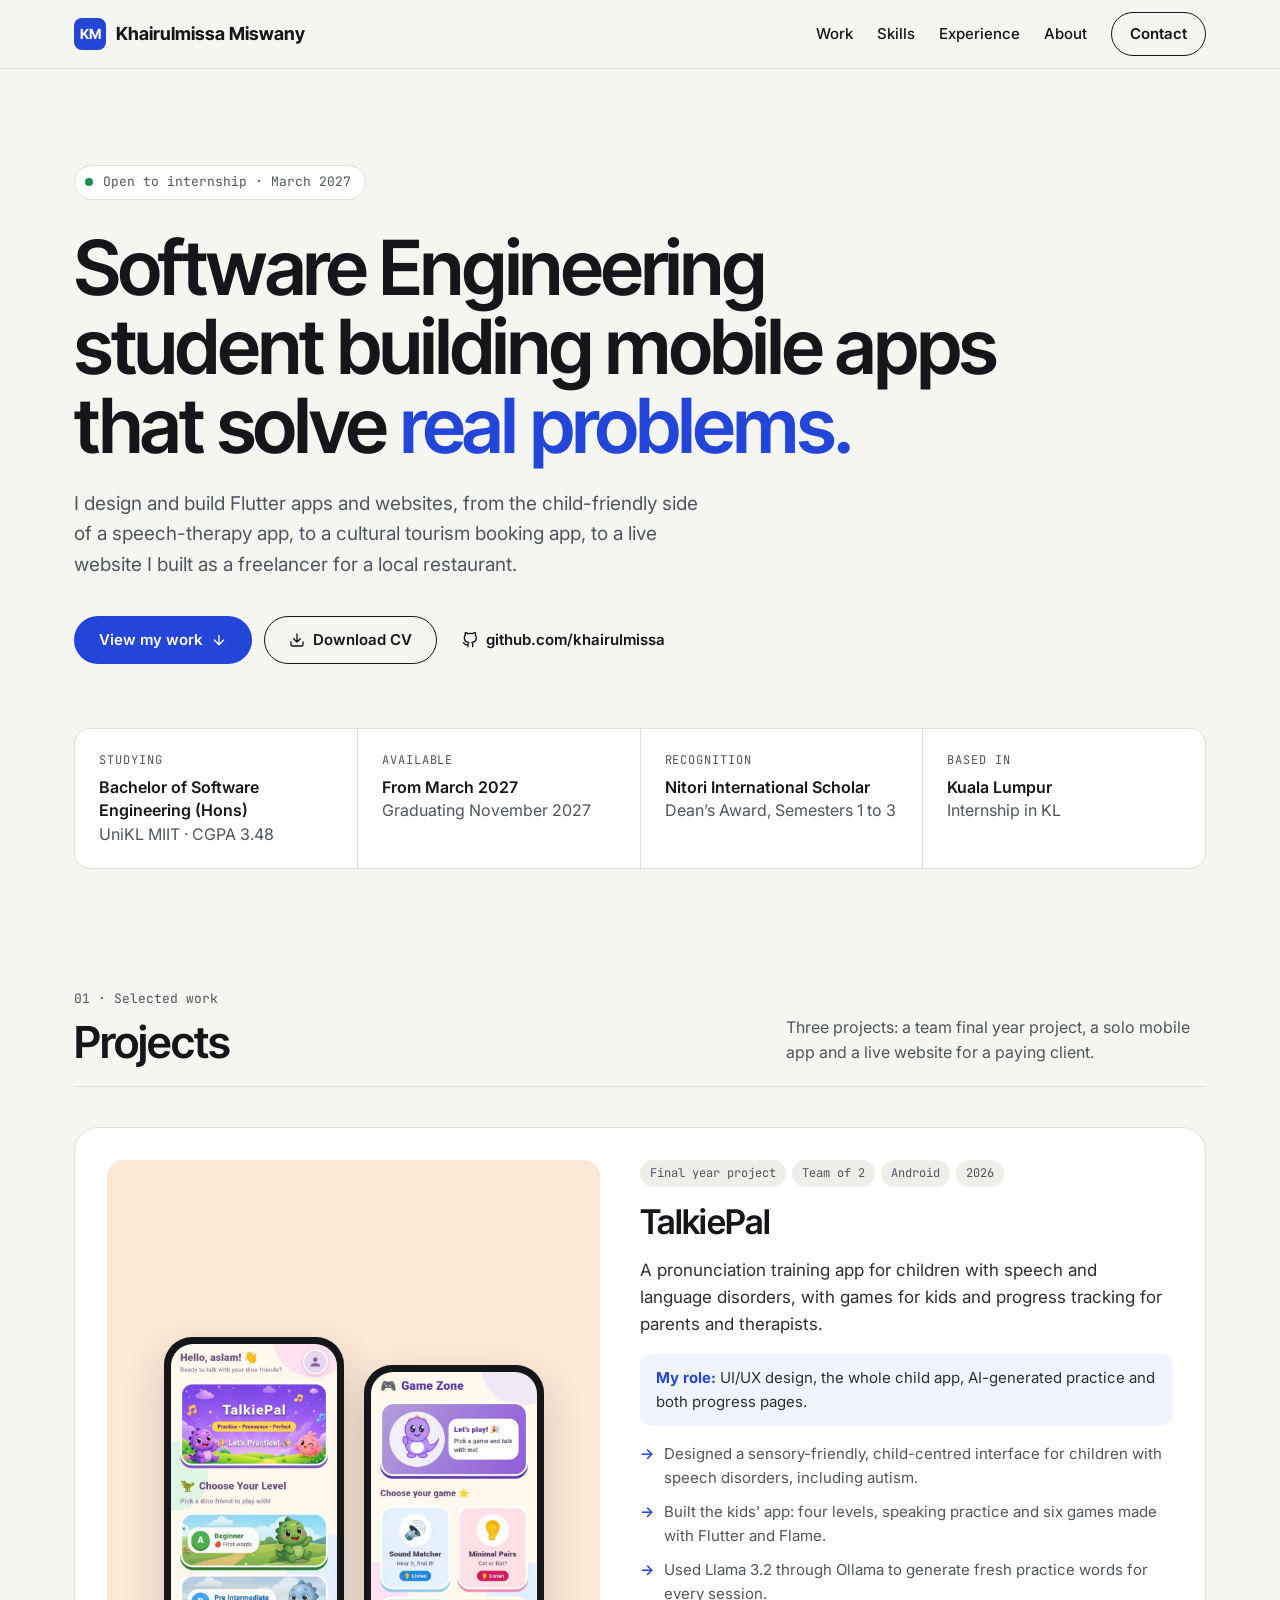
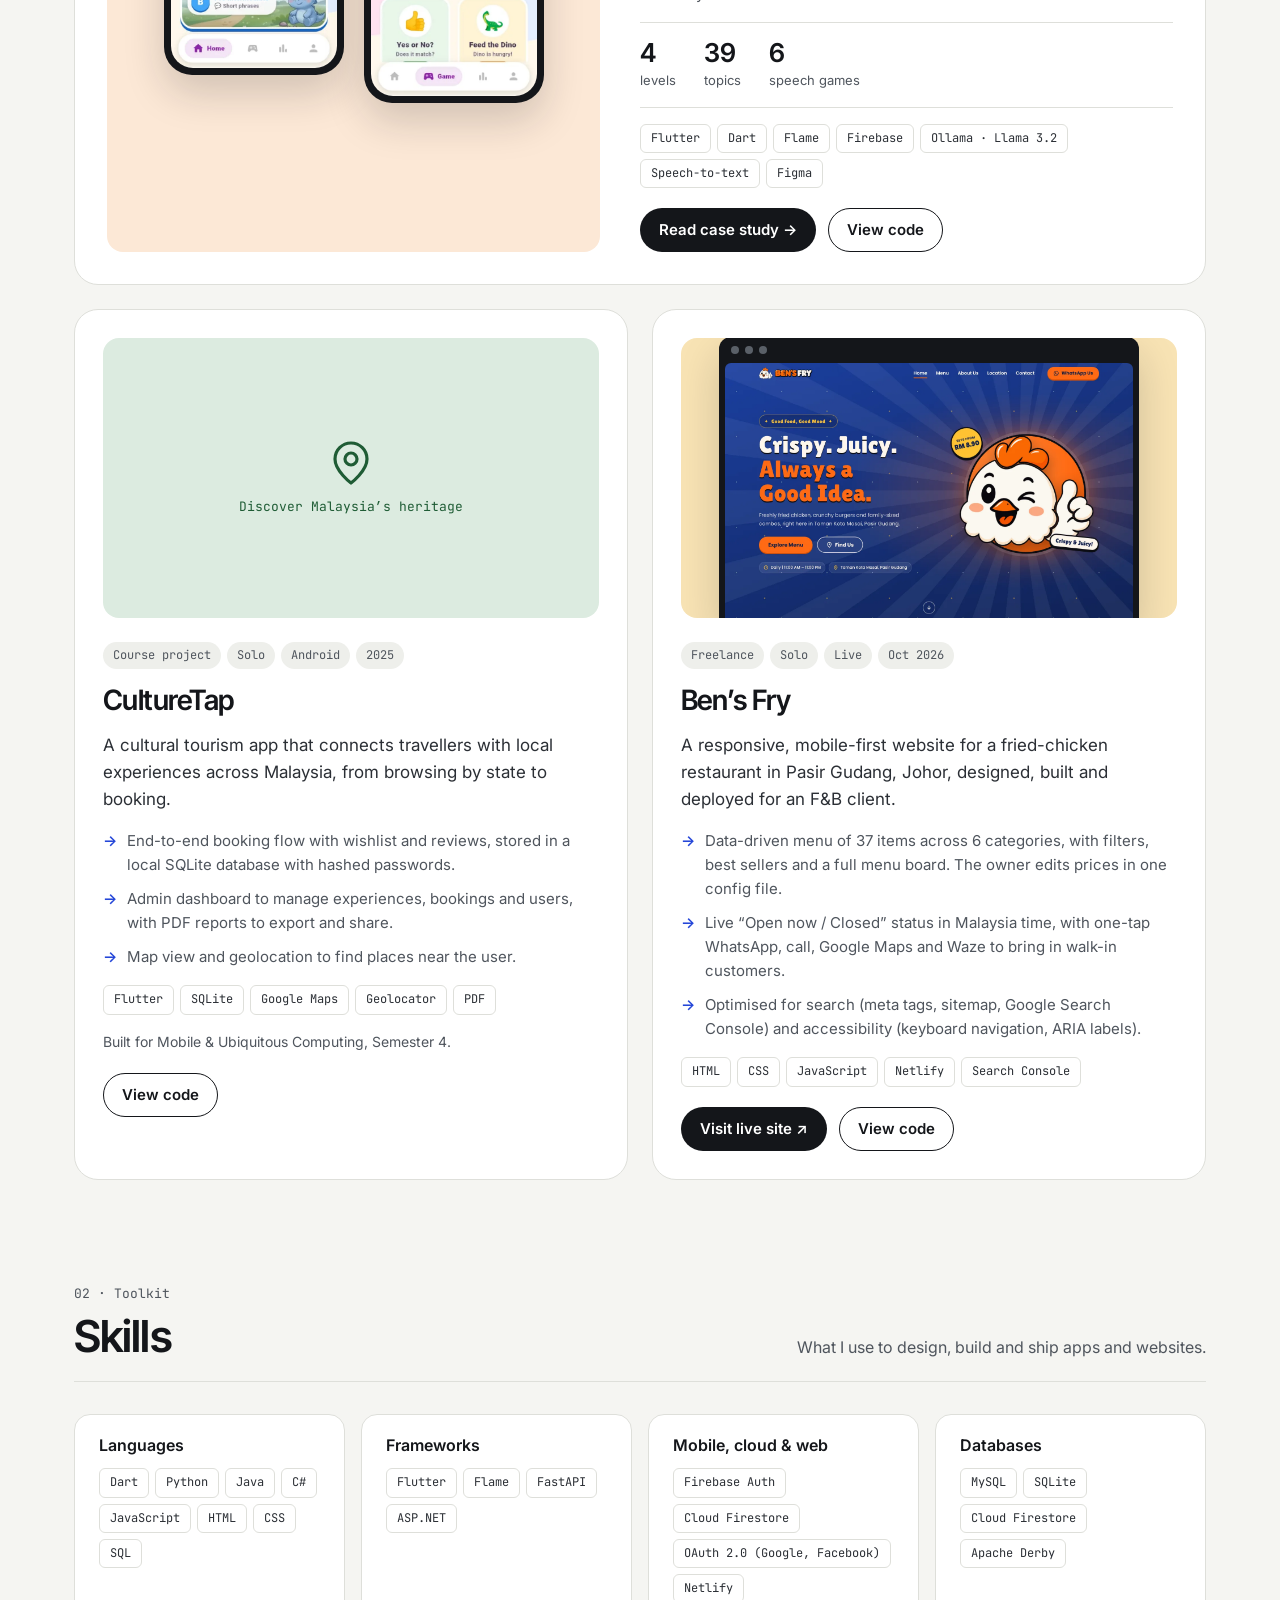
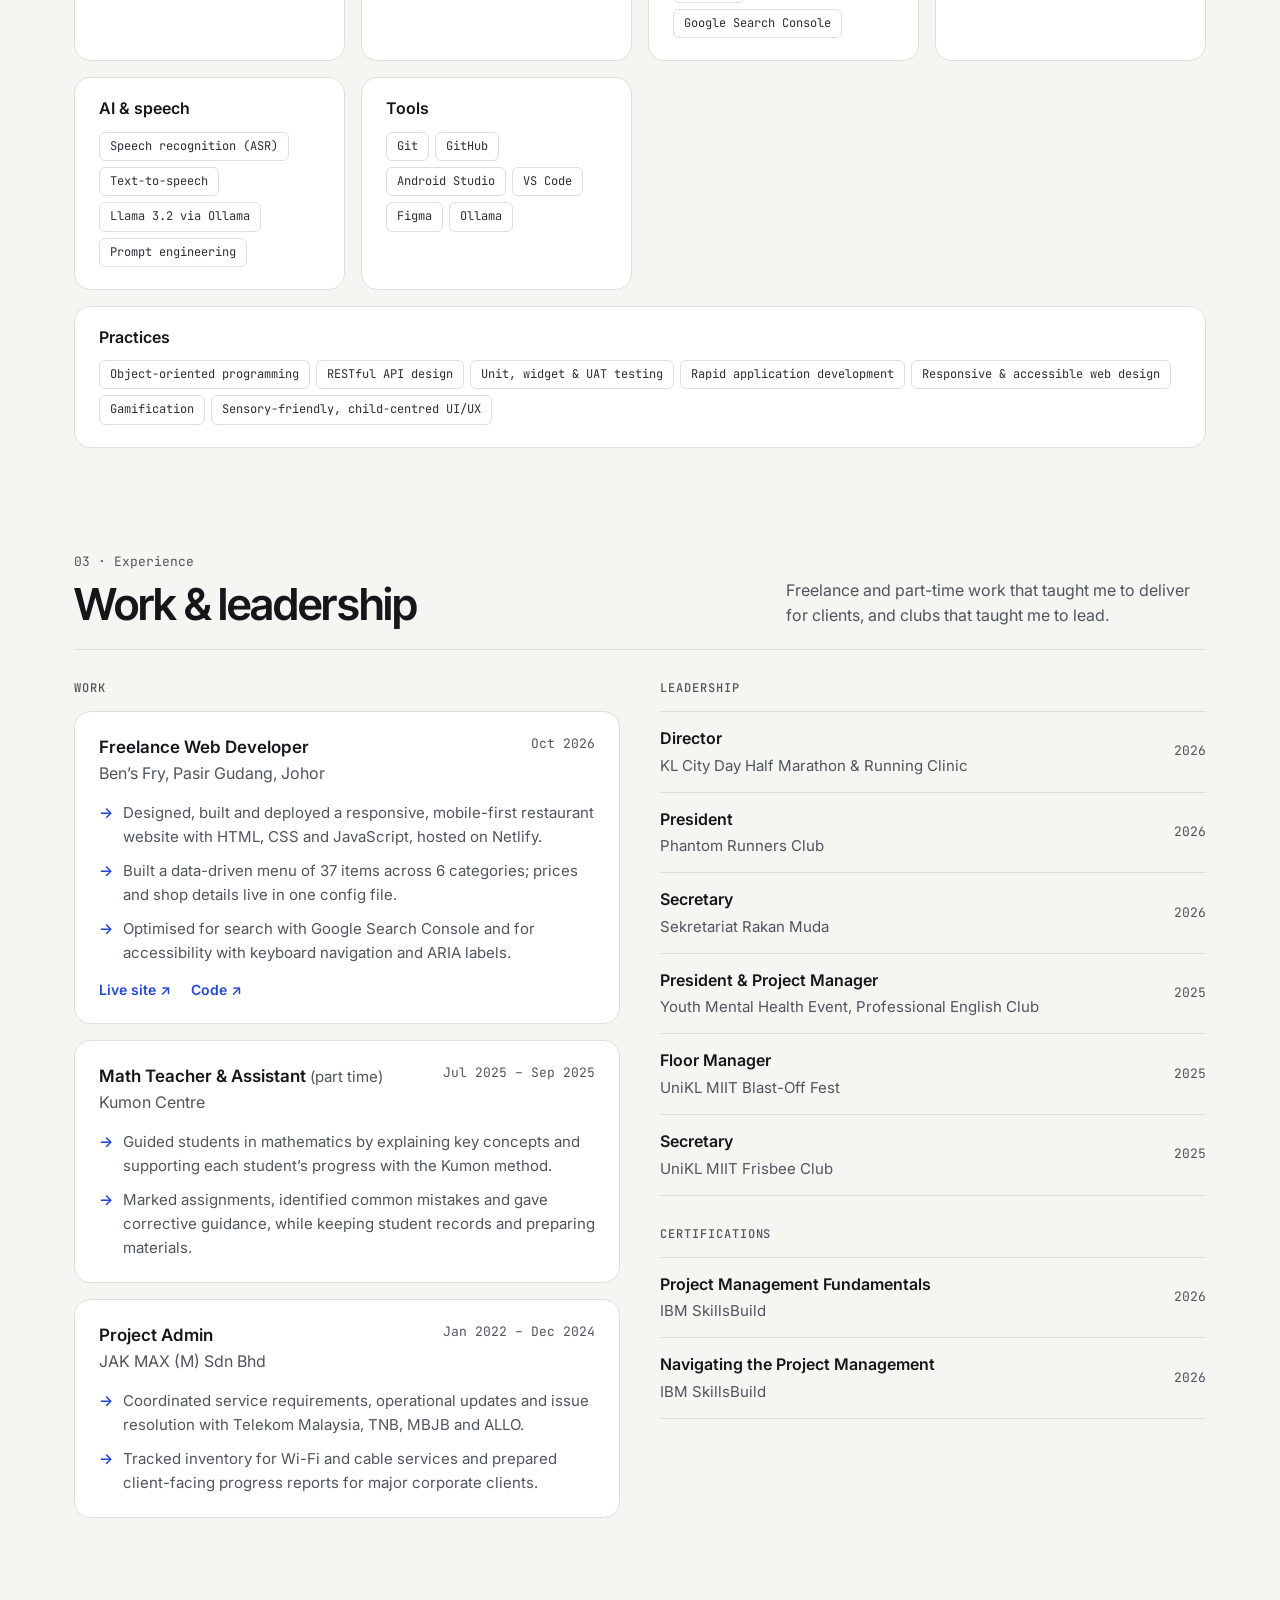
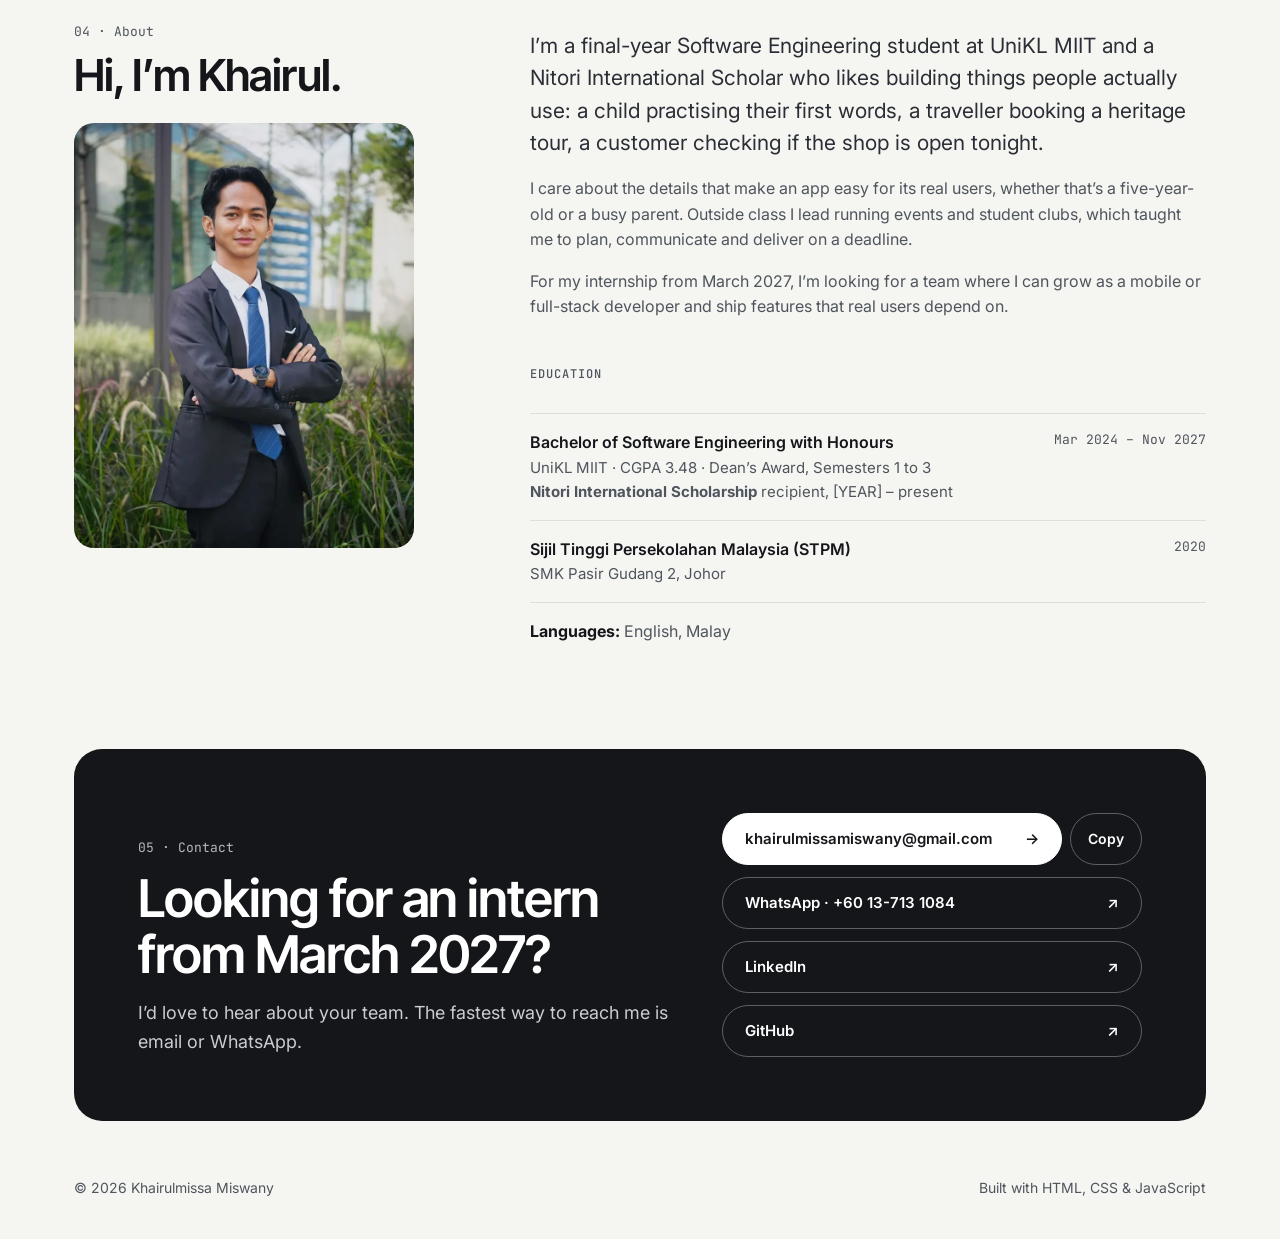
<file: index.html>
<!doctype html>
<html lang="en">
<head>
  <meta charset="utf-8">
  <meta name="viewport" content="width=device-width, initial-scale=1">
  <title>Khairulmissa Miswany | Software Engineering Student</title>
  <meta name="description" content="Software Engineering student at UniKL MIIT and Nitori International Scholar, building Flutter apps and websites. Open to internship from March 2027.">
  <meta name="author" content="Khairulmissa Miswany">
  <meta name="theme-color" content="#F5F5F2">
  <link rel="canonical" href="https://khairulmissa.github.io/">

  <!-- Icons -->
  <link rel="icon" href="assets/images/favicon.svg" type="image/svg+xml">
  <link rel="apple-touch-icon" href="assets/images/apple-touch-icon.png">

  <!-- Link preview (LinkedIn, WhatsApp, Facebook) -->
  <meta property="og:type" content="website">
  <meta property="og:url" content="https://khairulmissa.github.io/">
  <meta property="og:title" content="Khairulmissa Miswany | Software Engineering Student">
  <meta property="og:description" content="Flutter apps, a live freelance website and a speech-therapy app for children. Open to internship from March 2027.">
  <meta property="og:image" content="https://khairulmissa.github.io/assets/images/og-image.jpg">
  <meta property="og:image:width" content="1200">
  <meta property="og:image:height" content="630">
  <meta name="twitter:card" content="summary_large_image">

  <link rel="preconnect" href="https://fonts.googleapis.com">
  <link rel="preconnect" href="https://fonts.gstatic.com" crossorigin>
  <link href="https://fonts.googleapis.com/css2?family=Inter+Tight:wght@500;600;700&family=Inter:wght@400;500;600&family=JetBrains+Mono:wght@400;500&display=swap" rel="stylesheet">
  <link rel="stylesheet" href="css/style.css">
</head>
<body>
  <a class="skip-link" href="#main">Skip to content</a>

  <header class="site-header">
    <nav class="container nav" aria-label="Main">
      <a class="brand" href="#top">
        <span class="brand-mark" aria-hidden="true">KM</span>
        Khairulmissa Miswany
      </a>
      <ul class="nav-links">
        <li><a href="#work">Work</a></li>
        <li><a href="#skills">Skills</a></li>
        <li><a href="#experience">Experience</a></li>
        <li><a href="#about">About</a></li>
        <li><a class="btn btn-outline btn-sm" href="#contact">Contact</a></li>
      </ul>
    </nav>
  </header>

  <main id="main">
    <!-- Hero -->
    <section id="top" class="hero">
      <div class="container">
        <p class="status-pill">
          <span class="status-dot" aria-hidden="true"></span>
          Open to internship · March 2027
        </p>

        <h1 class="hero-title">
          Software Engineering student building mobile apps that solve
          <span class="accent">real problems.</span>
        </h1>

        <p class="hero-lede">
          I design and build Flutter apps and websites, from the child-friendly
          side of a speech-therapy app, to a cultural tourism booking app, to a
          live website I built as a freelancer for a local restaurant.
        </p>

        <div class="hero-actions">
          <a class="btn btn-primary" href="#work">
            View my work
            <svg viewBox="0 0 24 24" fill="none" stroke="currentColor" stroke-width="2" stroke-linecap="round" stroke-linejoin="round" aria-hidden="true"><path d="M12 5v14M5 12l7 7 7-7"/></svg>
          </a>
          <a class="btn btn-outline" href="assets/cv/Khairulmissa-Miswany-CV.pdf" target="_blank" rel="noopener">
            <svg viewBox="0 0 24 24" fill="none" stroke="currentColor" stroke-width="2" stroke-linecap="round" stroke-linejoin="round" aria-hidden="true"><path d="M21 15v4a2 2 0 0 1-2 2H5a2 2 0 0 1-2-2v-4M7 10l5 5 5-5M12 15V3"/></svg>
            Download CV
          </a>
          <a class="btn btn-ghost" href="https://github.com/khairulmissa" target="_blank" rel="noopener">
            <svg viewBox="0 0 24 24" fill="none" stroke="currentColor" stroke-width="2" stroke-linecap="round" stroke-linejoin="round" aria-hidden="true"><path d="M9 19c-5 1.5-5-2.5-7-3m14 6v-3.87a3.37 3.37 0 0 0-.94-2.61c3.14-.35 6.44-1.54 6.44-7A5.44 5.44 0 0 0 20 4.77 5.07 5.07 0 0 0 19.91 1S18.73.65 16 2.48a13.38 13.38 0 0 0-7 0C6.27.65 5.09 1 5.09 1A5.07 5.07 0 0 0 5 4.77a5.44 5.44 0 0 0-1.5 3.78c0 5.42 3.3 6.61 6.44 7A3.37 3.37 0 0 0 9 18.13V22"/></svg>
            github.com/khairulmissa
          </a>
        </div>

        <dl class="facts">
          <div class="fact">
            <dt>Studying</dt>
            <dd>
              Bachelor of Software Engineering (Hons)
              <span>UniKL MIIT · CGPA 3.48</span>
            </dd>
          </div>
          <div class="fact">
            <dt>Available</dt>
            <dd>
              From March 2027
              <span>Graduating November 2027</span>
            </dd>
          </div>
                    <div class="fact">
            <dt>Recognition</dt>
            <dd>
              Nitori International Scholar
              <span>Dean’s Award, Semesters 1 to 3</span>
            </dd>
          </div>
          <div class="fact">
            <dt>Based in</dt>
            <dd>
              Kuala Lumpur
              <span>Internship in KL</span>
            </dd>
          </div>
        </dl>
      </div>
    </section>

    <!-- Projects -->
    <section id="work" class="section">
      <div class="container">
        <div class="section-head">
          <div>
            <p class="eyebrow">01 · Selected work</p>
            <h2 class="section-title">Projects</h2>
          </div>
          <p class="section-intro">Three projects: a team final year project, a solo mobile app and a live website for a paying client.</p>
        </div>

        <!-- TalkiePal (featured) -->
        <article class="project project-featured">
          <div class="project-media tint-talkiepal">
            <div class="phone">
              <img src="assets/images/talkiepal-kid-home.webp" alt="TalkiePal kid home screen with Dino mascot and level selection" width="486" height="950" loading="lazy">
            </div>
            <div class="phone phone-offset">
              <img src="assets/images/talkiepal-games.webp" alt="TalkiePal Game Zone with Sound Matcher, Minimal Pairs, Yes or No and Feed the Dino" width="486" height="950" loading="lazy">
            </div>
          </div>

          <div class="project-body">
            <ul class="tags" aria-label="Project details">
              <li>Final year project</li>
              <li>Team of 2</li>
              <li>Android</li>
              <li>2026</li>
            </ul>

            <h3 class="project-title">TalkiePal</h3>
            <p class="project-summary">
              A pronunciation training app for children with speech and language
              disorders, with games for kids and progress tracking for parents
              and therapists.
            </p>

            <p class="my-role"><strong>My role:</strong> UI/UX design, the whole child app, AI-generated practice and both progress pages.</p>

            <ul class="points">
              <li>Designed a sensory-friendly, child-centred interface for children with speech disorders, including autism.</li>
              <li>Built the kids’ app: four levels, speaking practice and six games made with Flutter and Flame.</li>
              <li>Used Llama 3.2 through Ollama to generate fresh practice words for every session.</li>
            </ul>

            <dl class="stats">
              <div><dt>4</dt><dd>levels</dd></div>
              <div><dt>39</dt><dd>topics</dd></div>
              <div><dt>6</dt><dd>speech games</dd></div>
            </dl>

            <ul class="stack" aria-label="Tech stack">
              <li>Flutter</li>
              <li>Dart</li>
              <li>Flame</li>
              <li>Firebase</li>
              <li>Ollama · Llama 3.2</li>
              <li>Speech-to-text</li>
              <li>Figma</li>
            </ul>

            <div class="project-actions">
              <a class="btn btn-dark btn-sm" href="talkiepal.html">Read case study →</a>
              <a class="btn btn-outline btn-sm" href="https://github.com/khairulmissa/talkiepal" target="_blank" rel="noopener">View code</a>
            </div>
          </div>
        </article>

        <div class="project-grid">
          <!-- CultureTap -->
          <article class="project">
            <div class="project-media tint-culturetap project-media-short">
              <div class="media-placeholder">
                <svg viewBox="0 0 24 24" fill="none" stroke="currentColor" stroke-width="1.6" stroke-linecap="round" stroke-linejoin="round" aria-hidden="true"><path d="M20 10c0 6-8 12-8 12s-8-6-8-12a8 8 0 0 1 16 0Z"/><circle cx="12" cy="10" r="3"/></svg>
                <span>Discover Malaysia’s heritage</span>
              </div>
            </div>

            <div class="project-body">
              <ul class="tags" aria-label="Project details">
                <li>Course project</li>
                <li>Solo</li>
                <li>Android</li>
                <li>2025</li>
              </ul>

              <h3 class="project-title">CultureTap</h3>
              <p class="project-summary">
                A cultural tourism app that connects travellers with local
                experiences across Malaysia, from browsing by state to booking.
              </p>

              <ul class="points">
                <li>End-to-end booking flow with wishlist and reviews, stored in a local SQLite database with hashed passwords.</li>
                <li>Admin dashboard to manage experiences, bookings and users, with PDF reports to export and share.</li>
                <li>Map view and geolocation to find places near the user.</li>
              </ul>

              <ul class="stack" aria-label="Tech stack">
                <li>Flutter</li>
                <li>SQLite</li>
                <li>Google Maps</li>
                <li>Geolocator</li>
                <li>PDF</li>
              </ul>

              <p class="project-note">Built for Mobile &amp; Ubiquitous Computing, Semester 4.</p>

              <div class="project-actions">
                <a class="btn btn-outline btn-sm" href="https://github.com/khairulmissa/culturetap_app" target="_blank" rel="noopener">View code</a>
              </div>
            </div>
          </article>

          <!-- Ben's Fry -->
          <article class="project">
            <div class="project-media tint-bensfry project-media-short project-media-browser">
              <div class="browser">
                <div class="browser-bar" aria-hidden="true"><span></span><span></span><span></span></div>
                <img src="assets/images/bensfry-desktop.webp" alt="Ben's Fry website hero: Crispy. Juicy. Always a Good Idea., with a chicken mascot and Explore Menu button" width="1440" height="900" loading="lazy">
              </div>
            </div>

            <div class="project-body">
              <ul class="tags" aria-label="Project details">
                <li>Freelance</li>
                <li>Solo</li>
                <li>Live</li>
                <li>Oct 2026</li>
              </ul>

              <h3 class="project-title">Ben’s Fry</h3>
              <p class="project-summary">
                A responsive, mobile-first website for a fried-chicken restaurant
                in Pasir Gudang, Johor, designed, built and deployed for an F&amp;B client.
              </p>

              <ul class="points">
                <li>Data-driven menu of 37 items across 6 categories, with filters, best sellers and a full menu board. The owner edits prices in one config file.</li>
                <li>Live “Open now / Closed” status in Malaysia time, with one-tap WhatsApp, call, Google Maps and Waze to bring in walk-in customers.</li>
                <li>Optimised for search (meta tags, sitemap, Google Search Console) and accessibility (keyboard navigation, ARIA labels).</li>
              </ul>

              <ul class="stack" aria-label="Tech stack">
                <li>HTML</li>
                <li>CSS</li>
                <li>JavaScript</li>
                <li>Netlify</li>
                <li>Search Console</li>
              </ul>

              <div class="project-actions">
                <a class="btn btn-dark btn-sm" href="https://bensfry.netlify.app/" target="_blank" rel="noopener">Visit live site ↗</a>
                <a class="btn btn-outline btn-sm" href="https://github.com/khairulmissa/bens-fry" target="_blank" rel="noopener">View code</a>
              </div>
            </div>
          </article>
        </div>
      </div>
    </section>

    <!-- Skills -->
    <section id="skills" class="section">
      <div class="container">
        <div class="section-head">
          <div>
            <p class="eyebrow">02 · Toolkit</p>
            <h2 class="section-title">Skills</h2>
          </div>
          <p class="section-intro">What I use to design, build and ship apps and websites.</p>
        </div>

        <div class="skills-grid">
          <div class="skill-card">
            <h3>Languages</h3>
            <ul class="stack">
              <li>Dart</li><li>Python</li><li>Java</li><li>C#</li><li>JavaScript</li><li>HTML</li><li>CSS</li><li>SQL</li>
            </ul>
          </div>
          <div class="skill-card">
            <h3>Frameworks</h3>
            <ul class="stack">
              <li>Flutter</li><li>Flame</li><li>FastAPI</li><li>ASP.NET</li>
            </ul>
          </div>
          <div class="skill-card">
            <h3>Mobile, cloud &amp; web</h3>
            <ul class="stack">
              <li>Firebase Auth</li><li>Cloud Firestore</li><li>OAuth 2.0 (Google, Facebook)</li><li>Netlify</li><li>Google Search Console</li>
            </ul>
          </div>
          <div class="skill-card">
            <h3>Databases</h3>
            <ul class="stack">
              <li>MySQL</li><li>SQLite</li><li>Cloud Firestore</li><li>Apache Derby</li>
            </ul>
          </div>
          <div class="skill-card">
            <h3>AI &amp; speech</h3>
            <ul class="stack">
              <li>Speech recognition (ASR)</li><li>Text-to-speech</li><li>Llama 3.2 via Ollama</li><li>Prompt engineering</li>
            </ul>
          </div>
          <div class="skill-card">
            <h3>Tools</h3>
            <ul class="stack">
              <li>Git</li><li>GitHub</li><li>Android Studio</li><li>VS Code</li><li>Figma</li><li>Ollama</li>
            </ul>
          </div>
          <div class="skill-card skill-card-wide">
            <h3>Practices</h3>
            <ul class="stack">
              <li>Object-oriented programming</li><li>RESTful API design</li><li>Unit, widget &amp; UAT testing</li><li>Rapid application development</li><li>Responsive &amp; accessible web design</li><li>Gamification</li><li>Sensory-friendly, child-centred UI/UX</li>
            </ul>
          </div>
        </div>
      </div>
    </section>

    <!-- Experience -->
    <section id="experience" class="section">
      <div class="container">
        <div class="section-head">
          <div>
            <p class="eyebrow">03 · Experience</p>
            <h2 class="section-title">Work &amp; leadership</h2>
          </div>
          <p class="section-intro">Freelance and part-time work that taught me to deliver for clients, and clubs that taught me to lead.</p>
        </div>

        <div class="exp-layout">
          <div>
            <h3 class="sub-title">Work</h3>
            <ol class="timeline">
              <li class="timeline-item">
                <div class="timeline-head">
                  <div>
                    <p class="timeline-role">Freelance Web Developer</p>
                    <p class="timeline-org">Ben’s Fry, Pasir Gudang, Johor</p>
                  </div>
                  <p class="timeline-date">Oct 2026</p>
                </div>
                <ul class="points">
                  <li>Designed, built and deployed a responsive, mobile-first restaurant website with HTML, CSS and JavaScript, hosted on Netlify.</li>
                  <li>Built a data-driven menu of 37 items across 6 categories; prices and shop details live in one config file.</li>
                  <li>Optimised for search with Google Search Console and for accessibility with keyboard navigation and ARIA labels.</li>
                </ul>
                <p class="timeline-links">
                  <a href="https://bensfry.netlify.app/" target="_blank" rel="noopener">Live site ↗</a>
                  <a href="https://github.com/khairulmissa/bens-fry" target="_blank" rel="noopener">Code ↗</a>
                </p>
              </li>
              <li class="timeline-item">
                <div class="timeline-head">
                  <div>
                    <p class="timeline-role">Math Teacher &amp; Assistant <span>(part time)</span></p>
                    <p class="timeline-org">Kumon Centre</p>
                  </div>
                  <p class="timeline-date">Jul 2025 – Sep 2025</p>
                </div>
                <ul class="points">
                  <li>Guided students in mathematics by explaining key concepts and supporting each student’s progress with the Kumon method.</li>
                  <li>Marked assignments, identified common mistakes and gave corrective guidance, while keeping student records and preparing materials.</li>
                </ul>
              </li>
              <li class="timeline-item">
                <div class="timeline-head">
                  <div>
                    <p class="timeline-role">Project Admin</p>
                    <p class="timeline-org">JAK MAX (M) Sdn Bhd</p>
                  </div>
                  <p class="timeline-date">Jan 2022 – Dec 2024</p>
                </div>
                <ul class="points">
                  <li>Coordinated service requirements, operational updates and issue resolution with Telekom Malaysia, TNB, MBJB and ALLO.</li>
                  <li>Tracked inventory for Wi-Fi and cable services and prepared client-facing progress reports for major corporate clients.</li>
                </ul>
              </li>
            </ol>
          </div>

          <div>
            <h3 class="sub-title">Leadership</h3>
            <ul class="lead-list">
              <li><span class="lead-role">Director</span><span class="lead-org">KL City Day Half Marathon &amp; Running Clinic</span><span class="lead-year">2026</span></li>
              <li><span class="lead-role">President</span><span class="lead-org">Phantom Runners Club</span><span class="lead-year">2026</span></li>
              <li><span class="lead-role">Secretary</span><span class="lead-org">Sekretariat Rakan Muda</span><span class="lead-year">2026</span></li>
              <li><span class="lead-role">President &amp; Project Manager</span><span class="lead-org">Youth Mental Health Event, Professional English Club</span><span class="lead-year">2025</span></li>
              <li><span class="lead-role">Floor Manager</span><span class="lead-org">UniKL MIIT Blast-Off Fest</span><span class="lead-year">2025</span></li>
              <li><span class="lead-role">Secretary</span><span class="lead-org">UniKL MIIT Frisbee Club</span><span class="lead-year">2025</span></li>
            </ul>

            <h3 class="sub-title sub-title-spaced">Certifications</h3>
            <ul class="lead-list">
              <li><span class="lead-role">Project Management Fundamentals</span><span class="lead-org">IBM SkillsBuild</span><span class="lead-year">2026</span></li>
              <li><span class="lead-role">Navigating the Project Management</span><span class="lead-org">IBM SkillsBuild</span><span class="lead-year">2026</span></li>
            </ul>
          </div>
        </div>
      </div>
    </section>

    <!-- About -->
    <section id="about" class="section">
      <div class="container about">
        <div class="about-photo-col">
          <p class="eyebrow">04 · About</p>
          <h2 class="section-title">Hi, I’m Khairul.</h2>
          <img class="about-photo" src="assets/images/profile.webp" alt="Khairulmissa Miswany in a dark suit and blue tie, standing outdoors" width="800" height="1000" loading="lazy">
        </div>

        <div class="about-text">
          <p class="about-lead">
            I’m a final-year Software Engineering student at UniKL MIIT and a
            Nitori International Scholar who likes building things people
            actually use: a child practising their first words, a traveller
            booking a heritage tour, a customer checking if the shop is open
            tonight.
          </p>
          <p>
            I care about the details that make an app easy for its real users,
            whether that’s a five-year-old or a busy parent. Outside class I lead
            running events and student clubs, which taught me to plan,
            communicate and deliver on a deadline.
          </p>
          <p>
            For my internship from March 2027, I’m looking for a team where I
            can grow as a mobile or full-stack developer and ship features that
            real users depend on.
          </p>

          <h3 class="sub-title sub-title-spaced">Education</h3>
          <ul class="edu-list">
            <li>
              <div>
                <p class="edu-title">Bachelor of Software Engineering with Honours</p>
                                <p class="edu-meta">UniKL MIIT · CGPA 3.48 · Dean’s Award, Semesters 1 to 3</p>
                <p class="edu-meta"><strong>Nitori International Scholarship</strong> recipient, [YEAR] – present</p>
              </div>
              <p class="timeline-date">Mar 2024 – Nov 2027</p>
            </li>
            <li>
              <div>
                <p class="edu-title">Sijil Tinggi Persekolahan Malaysia (STPM)</p>
                <p class="edu-meta">SMK Pasir Gudang 2, Johor</p>
              </div>
              <p class="timeline-date">2020</p>
            </li>
          </ul>

          <p class="languages"><strong>Languages:</strong> English, Malay</p>
        </div>
      </div>
    </section>

    <!-- Contact -->
    <section id="contact" class="section">
      <div class="container">
        <div class="contact-card">
          <div class="contact-text">
            <p class="eyebrow eyebrow-light">05 · Contact</p>
            <h2 class="contact-title">Looking for an intern from March 2027?</h2>
            <p class="contact-lede">I’d love to hear about your team. The fastest way to reach me is email or WhatsApp.</p>
          </div>

          <div class="contact-links">
            <div class="contact-email">
              <a href="mailto:khairulmissamiswany@gmail.com" class="contact-link contact-link-primary">
                <span>khairulmissamiswany@gmail.com</span>
                <span aria-hidden="true">→</span>
              </a>
              <button type="button" class="copy-btn" data-copy="khairulmissamiswany@gmail.com" aria-label="Copy email address">Copy</button>
            </div>
            <a href="https://wa.me/60137131084" class="contact-link" target="_blank" rel="noopener">
              <span>WhatsApp · +60 13-713 1084</span>
              <span aria-hidden="true">↗</span>
            </a>
            <a href="https://www.linkedin.com/in/muhammad-khairulmissa-miswany" class="contact-link" target="_blank" rel="noopener">
              <span>LinkedIn</span>
              <span aria-hidden="true">↗</span>
            </a>
            <a href="https://github.com/khairulmissa" class="contact-link" target="_blank" rel="noopener">
              <span>GitHub</span>
              <span aria-hidden="true">↗</span>
            </a>
          </div>
        </div>
      </div>
    </section>
  </main>

  <footer class="site-footer">
    <div class="container footer-inner">
      <span>&copy; <span id="year"></span> Khairulmissa Miswany</span>
      <span>Built with HTML, CSS &amp; JavaScript</span>
    </div>
  </footer>

  <script src="js/main.js"></script>
</body>
</html>
</file>
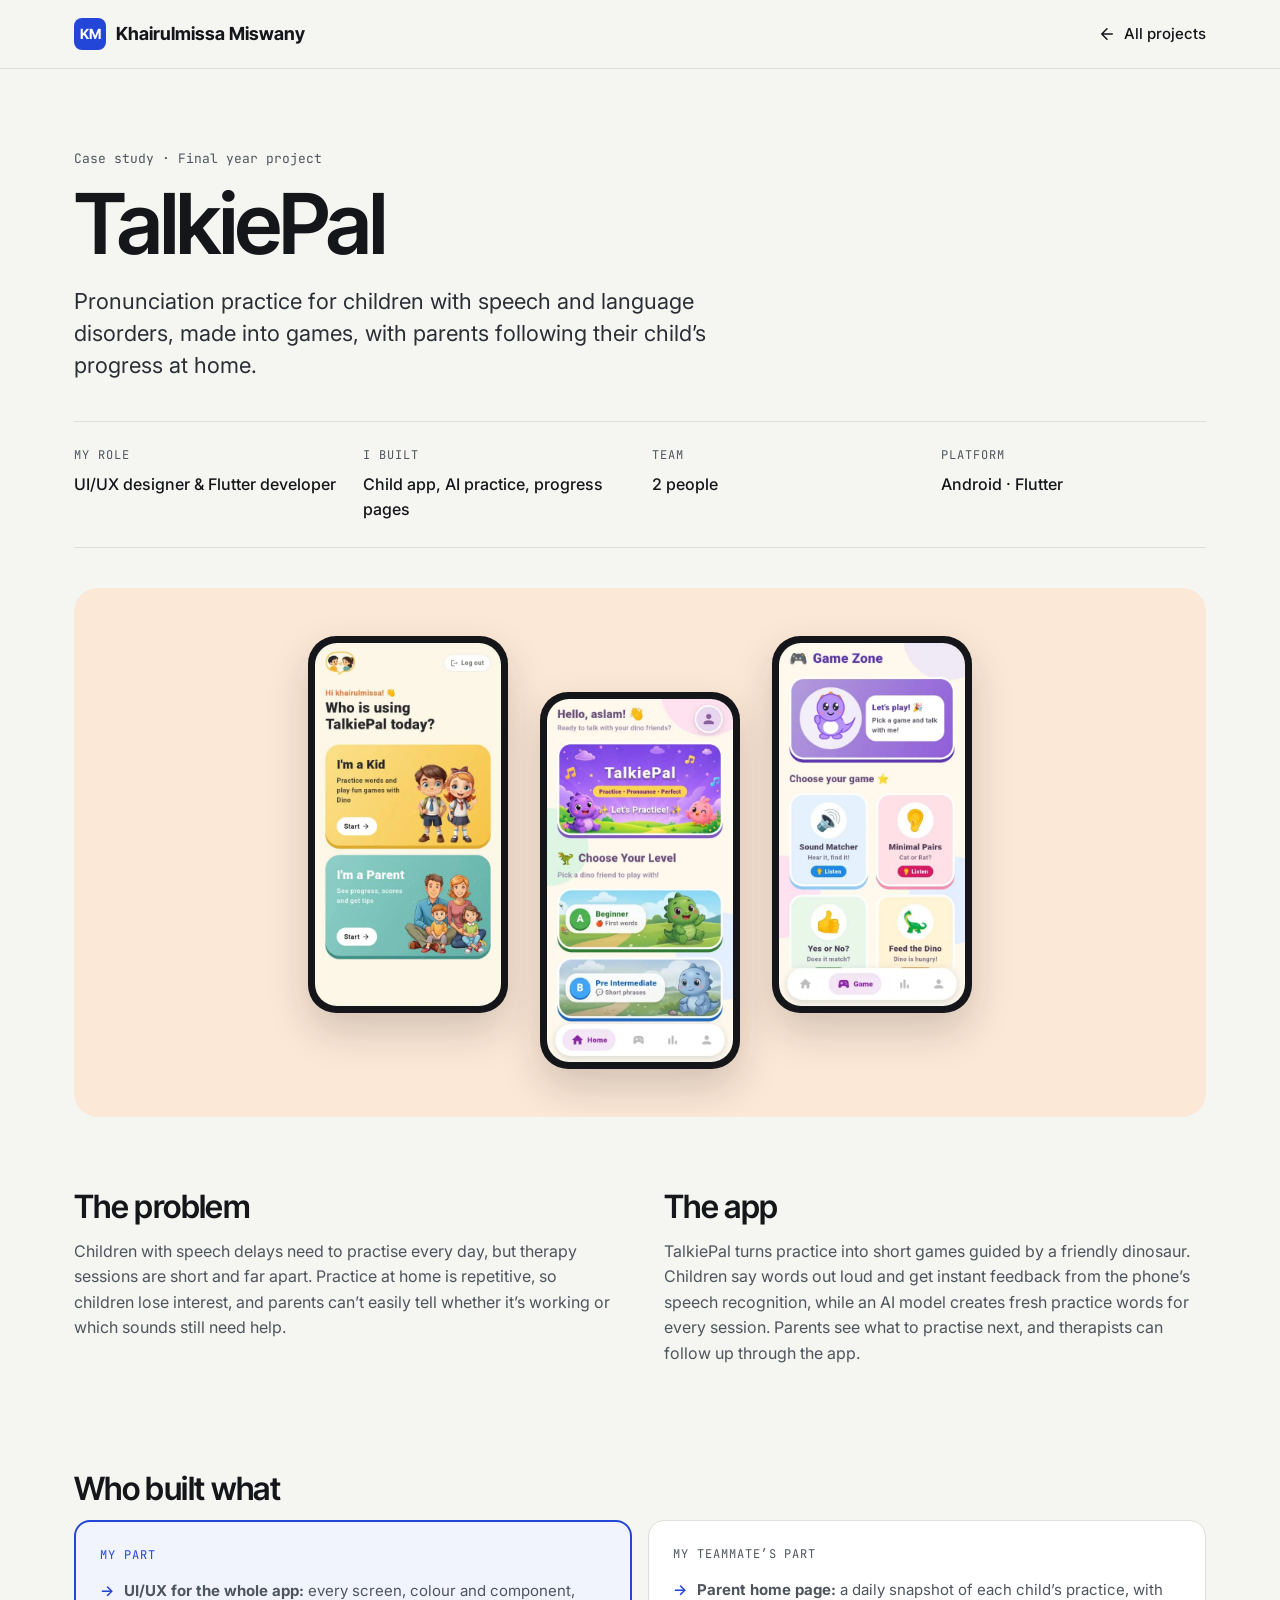
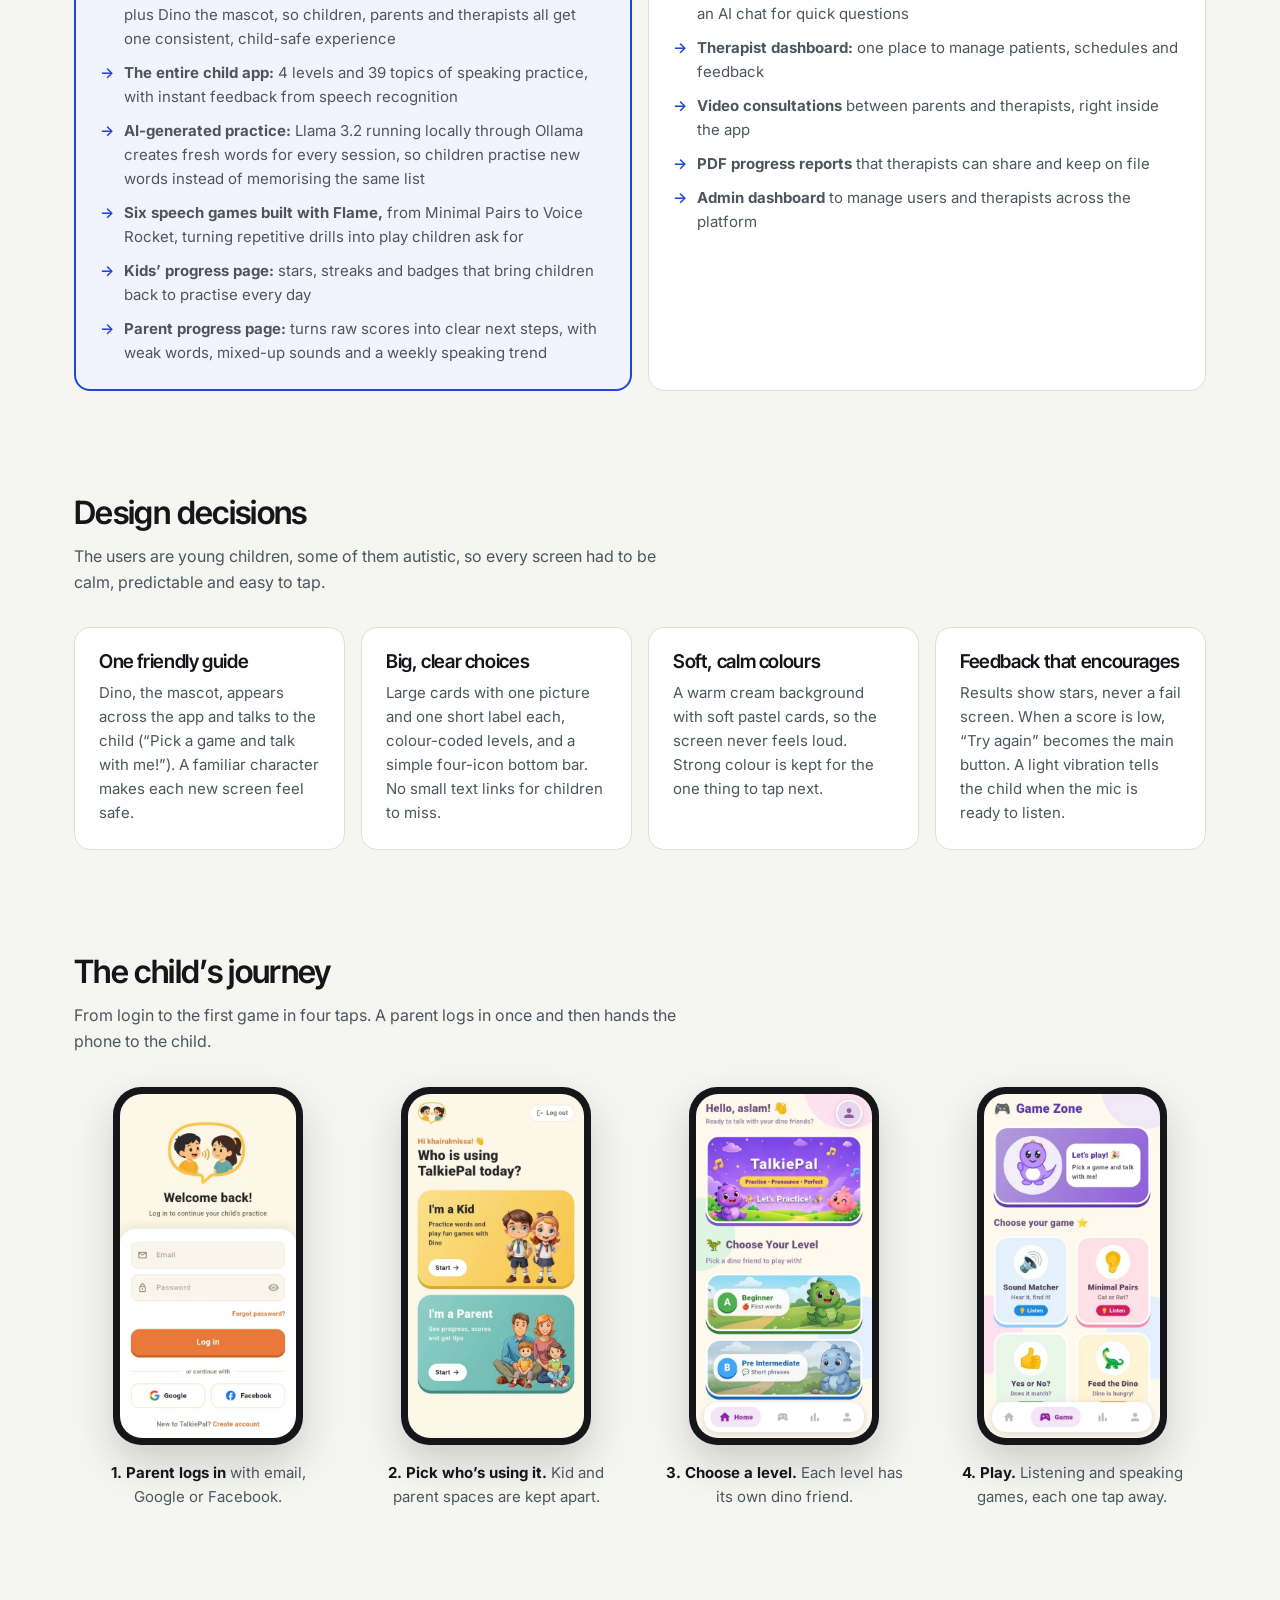
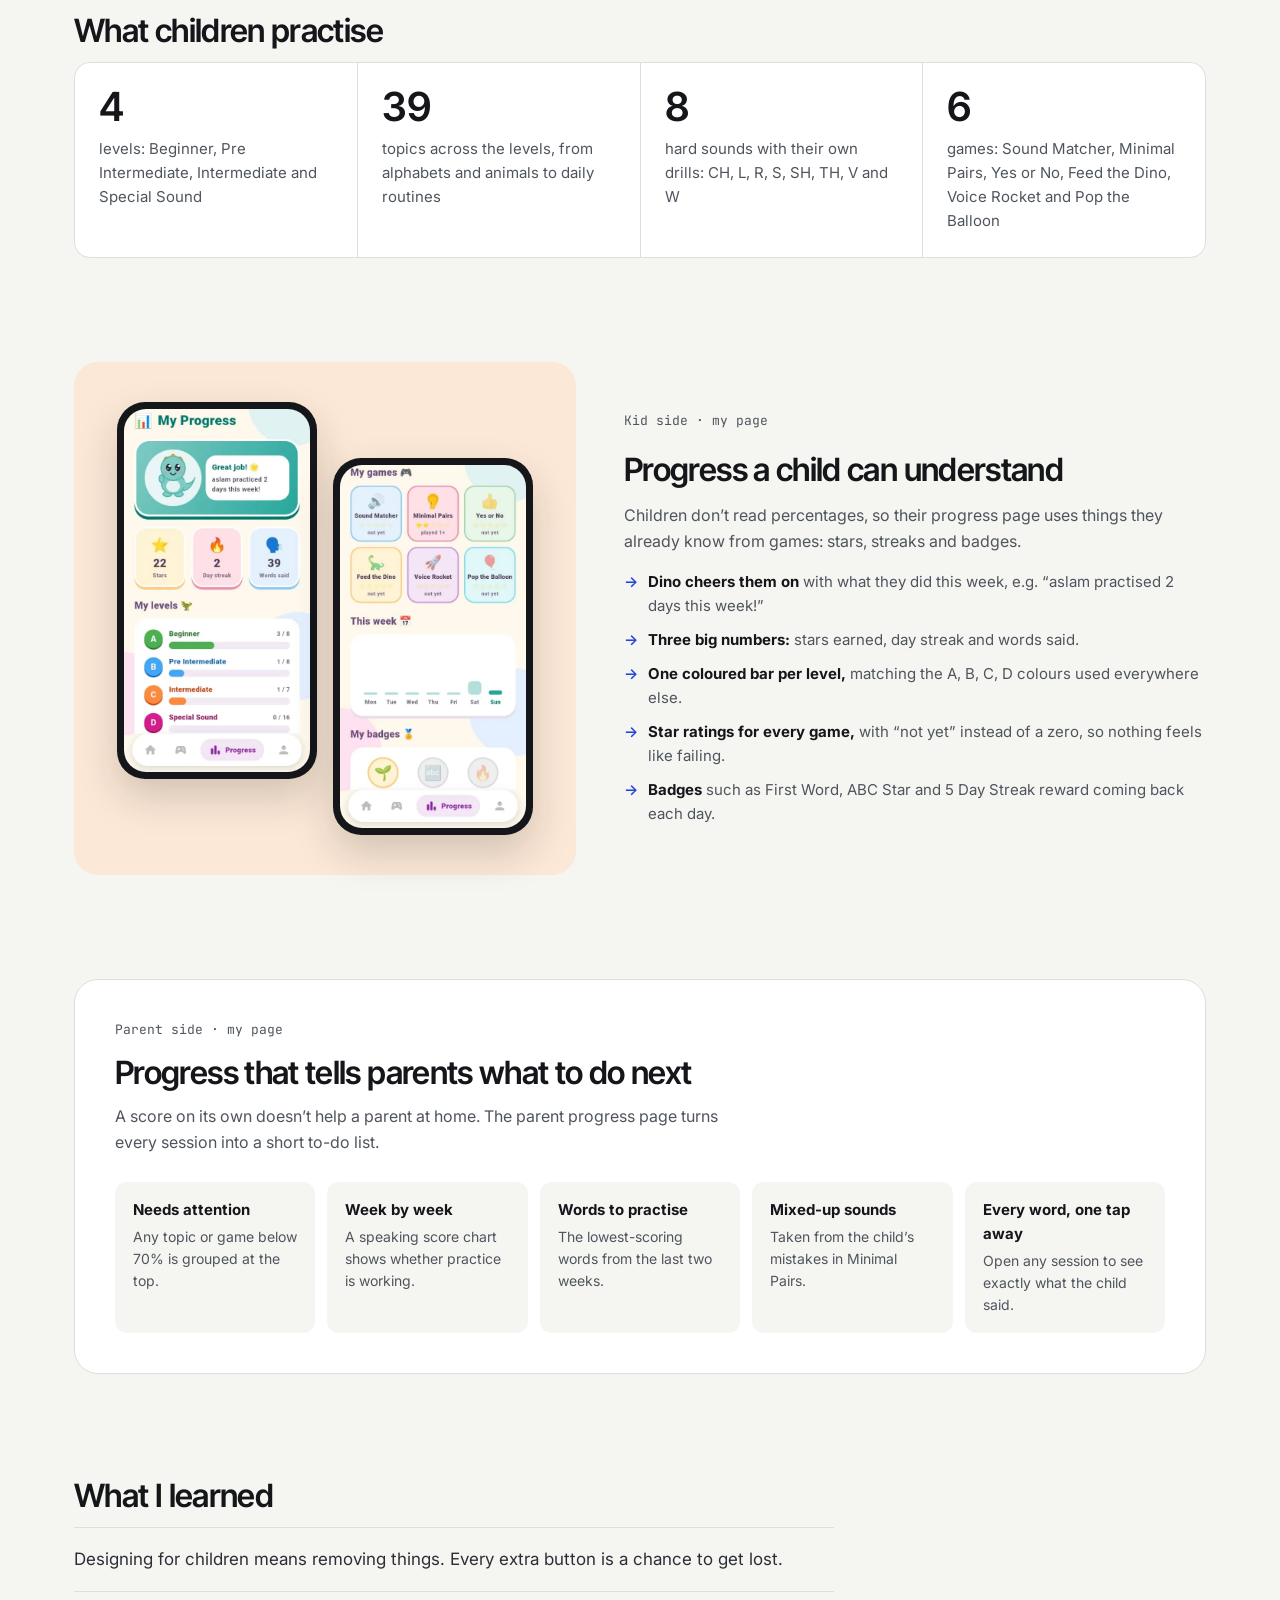
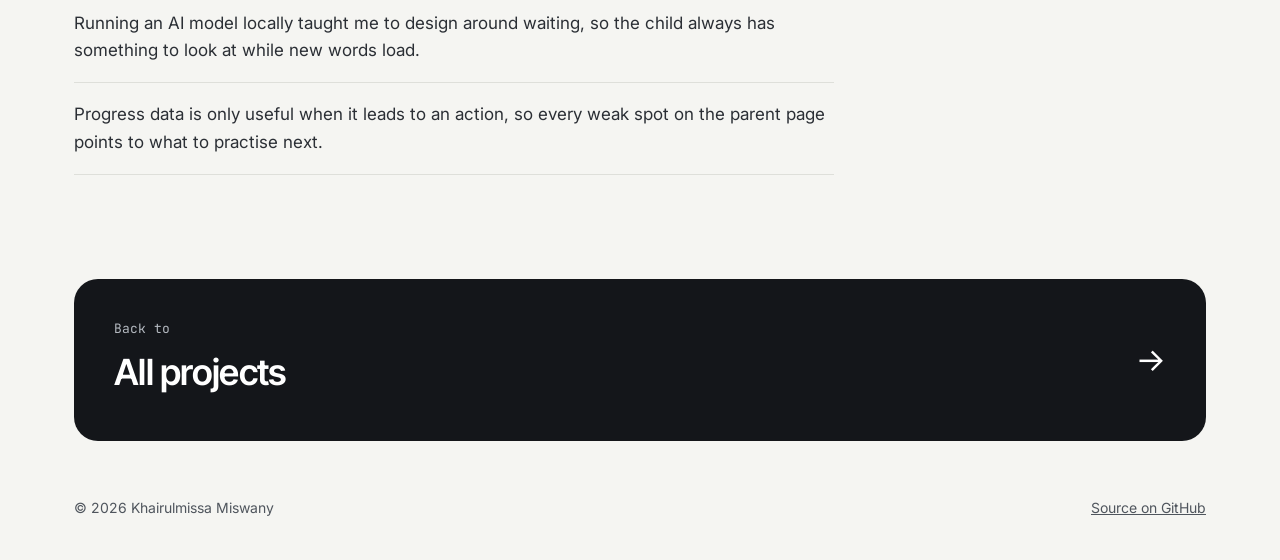
<file: talkiepal.html>
<!doctype html>
<html lang="en">
<head>
  <meta charset="utf-8">
  <meta name="viewport" content="width=device-width, initial-scale=1">
  <title>TalkiePal Case Study | Khairulmissa Miswany</title>
  <meta name="description" content="How I designed and built the child app, AI-generated practice and progress pages for TalkiePal, a pronunciation training app for children with speech and language disorders.">
  <meta name="author" content="Khairulmissa Miswany">
  <meta name="theme-color" content="#F5F5F2">
  <link rel="canonical" href="https://khairulmissa.github.io/talkiepal.html">

  <!-- Icons -->
  <link rel="icon" href="assets/images/favicon.svg" type="image/svg+xml">
  <link rel="apple-touch-icon" href="assets/images/apple-touch-icon.png">

  <!-- Link preview -->
  <meta property="og:type" content="article">
  <meta property="og:url" content="https://khairulmissa.github.io/talkiepal.html">
  <meta property="og:title" content="TalkiePal Case Study | Khairulmissa Miswany">
  <meta property="og:description" content="Designing a calm, game-based speech practice app for children, with progress pages for kids and parents.">
  <meta property="og:image" content="https://khairulmissa.github.io/assets/images/og-image.jpg">
  <meta property="og:image:width" content="1200">
  <meta property="og:image:height" content="630">
  <meta name="twitter:card" content="summary_large_image">

  <link rel="preconnect" href="https://fonts.googleapis.com">
  <link rel="preconnect" href="https://fonts.gstatic.com" crossorigin>
  <link href="https://fonts.googleapis.com/css2?family=Inter+Tight:wght@500;600;700&family=Inter:wght@400;500;600&family=JetBrains+Mono:wght@400;500&display=swap" rel="stylesheet">
  <link rel="stylesheet" href="css/style.css">
</head>
<body>
  <a class="skip-link" href="#main">Skip to content</a>

  <header class="site-header">
    <nav class="container nav" aria-label="Main">
      <a class="brand" href="index.html">
        <span class="brand-mark" aria-hidden="true">KM</span>
        Khairulmissa Miswany
      </a>
      <ul class="nav-links">
        <li>
          <a href="index.html#work" class="back-link">
            <svg viewBox="0 0 24 24" fill="none" stroke="currentColor" stroke-width="2" stroke-linecap="round" stroke-linejoin="round" aria-hidden="true"><path d="M19 12H5M12 19l-7-7 7-7"/></svg>
            All projects
          </a>
        </li>
      </ul>
    </nav>
  </header>

  <main id="main">
    <!-- Title -->
    <section class="cs-intro">
      <div class="container">
        <p class="eyebrow">Case study · Final year project</p>
        <h1 class="cs-title">TalkiePal</h1>
        <p class="cs-lede">
          Pronunciation practice for children with speech and language
          disorders, made into games, with parents following their
          child’s progress at home.
        </p>

        <dl class="cs-meta">
          <div>
            <dt>My role</dt>
            <dd>UI/UX designer &amp; Flutter developer</dd>
          </div>
          <div>
            <dt>I built</dt>
            <dd>Child app, AI practice, progress pages</dd>
          </div>
          <div>
            <dt>Team</dt>
            <dd>2 people</dd>
          </div>
          <div>
            <dt>Platform</dt>
            <dd>Android · Flutter</dd>
          </div>
        </dl>
      </div>
    </section>

    <!-- Hero screens -->
    <section class="container">
      <div class="cs-hero tint-talkiepal">
        <div class="phone">
          <img src="assets/images/talkiepal-roles.webp" alt="Role selection screen: I'm a Kid or I'm a Parent" width="486" height="950">
        </div>
        <div class="phone phone-offset">
          <img src="assets/images/talkiepal-kid-home.webp" alt="Kid home screen with Dino mascot and level selection" width="486" height="950">
        </div>
        <div class="phone">
          <img src="assets/images/talkiepal-games.webp" alt="Game Zone with Sound Matcher, Minimal Pairs, Yes or No and Feed the Dino" width="486" height="950">
        </div>
      </div>
    </section>

    <!-- Problem / Solution -->
    <section class="section">
      <div class="container cs-two-col">
        <div>
          <h2 class="cs-h2">The problem</h2>
          <p class="cs-text">
            Children with speech delays need to practise every day, but therapy
            sessions are short and far apart. Practice at home is repetitive, so
            children lose interest, and parents can’t easily tell whether it’s
            working or which sounds still need help.
          </p>
        </div>
        <div>
          <h2 class="cs-h2">The app</h2>
          <p class="cs-text">
            TalkiePal turns practice into short games guided by a friendly
            dinosaur. Children say words out loud and get instant feedback from
            the phone’s speech recognition, while an AI model creates fresh
            practice words for every session. Parents see what to practise
            next, and therapists can follow up through the app.
          </p>
        </div>
      </div>
    </section>

    <!-- Ownership -->
    <section class="section">
      <div class="container">
        <h2 class="cs-h2">Who built what</h2>
        <div class="ownership">
          <div class="owner-card owner-me">
            <p class="owner-label">My part</p>
            <ul class="points">
              <li><strong>UI/UX for the whole app:</strong> every screen, colour and component, plus Dino the mascot, so children, parents and therapists all get one consistent, child-safe experience</li>
              <li><strong>The entire child app:</strong> 4 levels and 39 topics of speaking practice, with instant feedback from speech recognition</li>
              <li><strong>AI-generated practice:</strong> Llama 3.2 running locally through Ollama creates fresh words for every session, so children practise new words instead of memorising the same list</li>
              <li><strong>Six speech games built with Flame,</strong> from Minimal Pairs to Voice Rocket, turning repetitive drills into play children ask for</li>
              <li><strong>Kids’ progress page:</strong> stars, streaks and badges that bring children back to practise every day</li>
              <li><strong>Parent progress page:</strong> turns raw scores into clear next steps, with weak words, mixed-up sounds and a weekly speaking trend</li>
            </ul>
          </div>
          <div class="owner-card">
            <p class="owner-label">My teammate’s part</p>
            <ul class="points">
              <li><strong>Parent home page:</strong> a daily snapshot of each child’s practice, with an AI chat for quick questions</li>
              <li><strong>Therapist dashboard:</strong> one place to manage patients, schedules and feedback</li>
              <li><strong>Video consultations</strong> between parents and therapists, right inside the app</li>
              <li><strong>PDF progress reports</strong> that therapists can share and keep on file</li>
              <li><strong>Admin dashboard</strong> to manage users and therapists across the platform</li>
            </ul>
          </div>
        </div>
      </div>
    </section>

    <!-- Design decisions -->
    <section class="section">
      <div class="container">
        <h2 class="cs-h2">Design decisions</h2>
        <p class="cs-text cs-text-wide">
          The users are young children, some of them autistic, so every screen
          had to be calm, predictable and easy to tap.
        </p>

        <div class="decisions">
          <article class="decision">
            <h3>One friendly guide</h3>
            <p>Dino, the mascot, appears across the app and talks to the child (“Pick a game and talk with me!”). A familiar character makes each new screen feel safe.</p>
          </article>
          <article class="decision">
            <h3>Big, clear choices</h3>
            <p>Large cards with one picture and one short label each, colour-coded levels, and a simple four-icon bottom bar. No small text links for children to miss.</p>
          </article>
          <article class="decision">
            <h3>Soft, calm colours</h3>
            <p>A warm cream background with soft pastel cards, so the screen never feels loud. Strong colour is kept for the one thing to tap next.</p>
          </article>
          <article class="decision">
            <h3>Feedback that encourages</h3>
            <p>Results show stars, never a fail screen. When a score is low, “Try again” becomes the main button. A light vibration tells the child when the mic is ready to listen.</p>
          </article>
        </div>
      </div>
    </section>

    <!-- Child journey -->
    <section class="section">
      <div class="container">
        <h2 class="cs-h2">The child’s journey</h2>
        <p class="cs-text cs-text-wide">
          From login to the first game in four taps. A parent logs in once and
          then hands the phone to the child.
        </p>

        <ol class="journey">
          <li>
            <div class="phone"><img src="assets/images/talkiepal-login.webp" alt="Login screen" width="486" height="950" loading="lazy"></div>
            <p><strong>1. Parent logs in</strong> with email, Google or Facebook.</p>
          </li>
          <li>
            <div class="phone"><img src="assets/images/talkiepal-roles.webp" alt="Who is using TalkiePal today: Kid or Parent" width="486" height="950" loading="lazy"></div>
            <p><strong>2. Pick who’s using it.</strong> Kid and parent spaces are kept apart.</p>
          </li>
          <li>
            <div class="phone"><img src="assets/images/talkiepal-kid-home.webp" alt="Choose your level screen" width="486" height="950" loading="lazy"></div>
            <p><strong>3. Choose a level.</strong> Each level has its own dino friend.</p>
          </li>
          <li>
            <div class="phone"><img src="assets/images/talkiepal-games.webp" alt="Game Zone screen" width="486" height="950" loading="lazy"></div>
            <p><strong>4. Play.</strong> Listening and speaking games, each one tap away.</p>
          </li>
        </ol>
      </div>
    </section>

    <!-- What's inside -->
    <section class="section">
      <div class="container">
        <h2 class="cs-h2">What children practise</h2>
        <dl class="cs-numbers">
          <div><dt>4</dt><dd>levels: Beginner, Pre Intermediate, Intermediate and Special Sound</dd></div>
          <div><dt>39</dt><dd>topics across the levels, from alphabets and animals to daily routines</dd></div>
          <div><dt>8</dt><dd>hard sounds with their own drills: CH, L, R, S, SH, TH, V and W</dd></div>
          <div><dt>6</dt><dd>games: Sound Matcher, Minimal Pairs, Yes or No, Feed the Dino, Voice Rocket and Pop the Balloon</dd></div>
        </dl>
      </div>
    </section>

    <!-- Kids' progress -->
    <section class="section">
      <div class="container cs-feature">
        <div class="cs-feature-media cs-feature-media-duo tint-talkiepal">
          <div class="phone">
            <img src="assets/images/talkiepal-kid-progress.webp" alt="My Progress screen: Dino says Great job, 22 stars, 2 day streak, 39 words said, and a progress bar for each level" width="486" height="950" loading="lazy">
          </div>
          <div class="phone phone-offset">
            <img src="assets/images/talkiepal-kid-games-badges.webp" alt="My games with star ratings for six games, a This week chart and My badges" width="486" height="950" loading="lazy">
          </div>
        </div>
        <div class="cs-feature-text">
          <p class="eyebrow">Kid side · my page</p>
          <h2 class="cs-h2">Progress a child can understand</h2>
          <p class="cs-text">
            Children don’t read percentages, so their progress page uses things
            they already know from games: stars, streaks and badges.
          </p>
          <ul class="points">
            <li><strong>Dino cheers them on</strong> with what they did this week, e.g. “aslam practised 2 days this week!”</li>
            <li><strong>Three big numbers:</strong> stars earned, day streak and words said.</li>
            <li><strong>One coloured bar per level,</strong> matching the A, B, C, D colours used everywhere else.</li>
            <li><strong>Star ratings for every game,</strong> with “not yet” instead of a zero, so nothing feels like failing.</li>
            <li><strong>Badges</strong> such as First Word, ABC Star and 5 Day Streak reward coming back each day.</li>
          </ul>
        </div>
      </div>
    </section>

    <!-- Parent progress -->
    <section class="section">
      <div class="container">
        <div class="cs-parent">
          <p class="eyebrow">Parent side · my page</p>
          <h2 class="cs-h2">Progress that tells parents what to do next</h2>
          <p class="cs-text">
            A score on its own doesn’t help a parent at home. The parent
            progress page turns every session into a short to-do list.
          </p>
          <ul class="cs-parent-list">
            <li><strong>Needs attention</strong><span>Any topic or game below 70% is grouped at the top.</span></li>
            <li><strong>Week by week</strong><span>A speaking score chart shows whether practice is working.</span></li>
            <li><strong>Words to practise</strong><span>The lowest-scoring words from the last two weeks.</span></li>
            <li><strong>Mixed-up sounds</strong><span>Taken from the child’s mistakes in Minimal Pairs.</span></li>
            <li><strong>Every word, one tap away</strong><span>Open any session to see exactly what the child said.</span></li>
          </ul>
        </div>
      </div>
    </section>

    <!-- Learnings -->
    <section class="section">
      <div class="container">
        <h2 class="cs-h2">What I learned</h2>
        <ul class="learnings">
          <li>Designing for children means removing things. Every extra button is a chance to get lost.</li>
          <li>Running an AI model locally taught me to design around waiting, so the child always has something to look at while new words load.</li>
          <li>Progress data is only useful when it leads to an action, so every weak spot on the parent page points to what to practise next.</li>
        </ul>
      </div>
    </section>

    <!-- Next -->
    <section class="section">
      <div class="container">
        <a class="next-project" href="index.html#work">
          <span>
            <span class="next-label">Back to</span>
            <span class="next-title">All projects</span>
          </span>
          <span aria-hidden="true">→</span>
        </a>
      </div>
    </section>
  </main>

  <footer class="site-footer">
    <div class="container footer-inner">
      <span>&copy; <span id="year"></span> Khairulmissa Miswany</span>
      <a href="https://github.com/khairulmissa/talkiepal" target="_blank" rel="noopener">Source on GitHub</a>
    </div>
  </footer>

  <script src="js/main.js"></script>
</body>
</html>
</file>
<file: css/style.css>
/* ==========================================================
   Design tokens
   ========================================================== */
:root {
  /* colours */
  --bg: #F5F5F2;
  --surface: #FFFFFF;
  --ink: #14161A;
  --text: #2B2F35;
  --muted: #4F555D;
  --line: #DEDFDA;
  --chip: #EEEFEB;
  --accent: #2446D8;
  --accent-ink: #FFFFFF;
  --success: #1E8E4F;

  /* project tints */
  --tint-talkiepal: #FCE8D6;
  --tint-culturetap: #DCEBE0;
  --tint-bensfry: #F8E3B4;

  /* type */
  --font-display: "Inter Tight", system-ui, sans-serif;
  --font-body: "Inter", system-ui, -apple-system, "Segoe UI", sans-serif;
  --font-mono: "JetBrains Mono", ui-monospace, "SFMono-Regular", monospace;

  /* layout */
  --container: 1180px;
  --gutter: 24px;
  --radius-sm: 8px;
  --radius: 16px;
  --radius-lg: 24px;
  --header-h: 68px;
}

/* ==========================================================
   Reset & base
   ========================================================== */
*,
*::before,
*::after { box-sizing: border-box; }

html {
  scroll-behavior: smooth;
  scroll-padding-top: var(--header-h);
}

body {
  margin: 0;
  background: var(--bg);
  color: var(--ink);
  font-family: var(--font-body);
  font-size: 16px;
  line-height: 1.6;
  -webkit-font-smoothing: antialiased;
}

img { max-width: 100%; height: auto; display: block; }

svg { max-width: 100%; }

h1, h2, h3 {
  font-family: var(--font-display);
  font-weight: 600;
  letter-spacing: -0.02em;
  line-height: 1.1;
  margin: 0;
  text-wrap: balance;
}

p { margin: 0; }

a { color: inherit; }
a:hover { color: var(--accent); }

:focus-visible {
  outline: 3px solid var(--accent);
  outline-offset: 3px;
  border-radius: 4px;
}

/* ==========================================================
   Layout helpers
   ========================================================== */
.container {
  max-width: var(--container);
  margin: 0 auto;
  padding-left: max(16px, var(--gutter));
  padding-right: max(16px, var(--gutter));
}

.section { padding-block: 72px 32px; }

.eyebrow {
  font-family: var(--font-mono);
  font-size: 13px;
  color: var(--muted);
}

.section-title {
  margin-top: 8px;
  font-size: clamp(32px, 4vw, 44px);
}

/* ==========================================================
   Buttons
   ========================================================== */
.btn {
  display: inline-flex;
  align-items: center;
  justify-content: center;
  gap: 8px;
  min-height: 48px;
  padding: 0 24px;
  border-radius: 999px;
  border: 1px solid transparent;
  font-weight: 600;
  font-size: 15px;
  text-decoration: none;
  transition: background-color .15s, color .15s, border-color .15s;
}

.btn-primary { background: var(--accent); color: var(--accent-ink); }
.btn-primary:hover { background: #1B36AE; color: var(--accent-ink); }

.btn-dark { background: var(--ink); color: #FFFFFF; }
.btn-dark:hover { background: #000000; color: #FFFFFF; }

.btn-outline { border-color: var(--ink); color: var(--ink); }
.btn-outline:hover { background: var(--ink); color: #FFFFFF; }

.btn-ghost { padding: 0 12px; }

.btn-sm { min-height: 44px; padding: 0 18px; }

.btn svg { width: 16px; height: 16px; flex-shrink: 0; }

/* ==========================================================
   Header & nav
   ========================================================== */
.skip-link {
  position: absolute;
  left: 16px;
  top: -100px;
  background: var(--ink);
  color: #FFFFFF;
  padding: 10px 16px;
  border-radius: var(--radius-sm);
  z-index: 100;
}
.skip-link:focus { top: 12px; color: #FFFFFF; }

.site-header {
  position: sticky;
  top: 0;
  z-index: 50;
  background: rgba(245, 245, 242, 0.88);
  backdrop-filter: blur(10px);
  -webkit-backdrop-filter: blur(10px);
  border-bottom: 1px solid var(--line);
}

.nav {
  min-height: var(--header-h);
  display: flex;
  flex-wrap: wrap;
  align-items: center;
  justify-content: space-between;
  gap: 8px 16px;
  padding-block: 10px;
}

.brand {
  display: inline-flex;
  align-items: center;
  gap: 10px;
  font-family: var(--font-display);
  font-weight: 700;
  font-size: 18px;
  text-decoration: none;
}

.brand-mark {
  width: 32px;
  height: 32px;
  border-radius: var(--radius-sm);
  background: var(--accent);
  color: var(--accent-ink);
  display: inline-flex;
  align-items: center;
  justify-content: center;
  font-size: 14px;
}

.nav-links {
  list-style: none;
  margin: 0;
  padding: 0;
  display: flex;
  flex-wrap: wrap;
  align-items: center;
  gap: 4px 24px;
  font-size: 15px;
  font-weight: 500;
}

.nav-links a:not(.btn) {
  display: inline-block;
  padding: 10px 0;
  text-decoration: none;
}

/* ==========================================================
   Hero
   ========================================================== */
.hero { padding-block: clamp(56px, 9vw, 96px) 48px; }

.status-pill {
  display: inline-flex;
  align-items: center;
  gap: 10px;
  padding: 6px 14px 6px 10px;
  border: 1px solid var(--line);
  border-radius: 999px;
  background: var(--surface);
  font-family: var(--font-mono);
  font-size: 13px;
  color: var(--muted);
}

.status-dot {
  width: 8px;
  height: 8px;
  border-radius: 50%;
  background: var(--success);
  box-shadow: 0 0 0 0 rgba(30, 142, 79, 0.5);
  animation: pulse 2s infinite;
}

@keyframes pulse {
  70%  { box-shadow: 0 0 0 8px rgba(30, 142, 79, 0); }
  100% { box-shadow: 0 0 0 0 rgba(30, 142, 79, 0); }
}

.hero-title {
  margin-top: 28px;
  max-width: 960px;
  font-size: clamp(38px, 6vw, 76px);
  line-height: 1.04;
  letter-spacing: -0.03em;
}

.accent { color: var(--accent); }

.hero-lede {
  margin-top: 24px;
  max-width: 640px;
  font-size: clamp(17px, 2vw, 19px);
  color: var(--muted);
}

.hero-actions {
  margin-top: 36px;
  display: flex;
  flex-wrap: wrap;
  gap: 12px;
}

.facts {
  margin: 64px 0 0;
  display: grid;
  grid-template-columns: repeat(auto-fit, minmax(220px, 1fr));
  gap: 1px;
  background: var(--line);
  border: 1px solid var(--line);
  border-radius: var(--radius);
  overflow: hidden;
}

.fact {
  background: var(--surface);
  padding: 22px 24px;
}

.fact dt {
  font-family: var(--font-mono);
  font-size: 12px;
  text-transform: uppercase;
  letter-spacing: 0.08em;
  color: var(--muted);
}

.fact dd {
  margin: 6px 0 0;
  font-weight: 600;
  line-height: 1.45;
}

.fact dd span {
  display: block;
  font-weight: 400;
  color: var(--muted);
}

/* ==========================================================
   Projects
   ========================================================== */
.section-head {
  display: flex;
  flex-wrap: wrap;
  justify-content: space-between;
  align-items: flex-end;
  gap: 16px;
  padding-bottom: 20px;
  border-bottom: 1px solid var(--line);
}

.section-intro {
  max-width: 420px;
  color: var(--muted);
}

.project {
  background: var(--surface);
  border: 1px solid var(--line);
  border-radius: var(--radius-lg);
  padding: 28px;
  display: flex;
  flex-direction: column;
  gap: 24px;
}

.project-featured {
  margin-top: 40px;
  flex-direction: row;
  flex-wrap: wrap;
  gap: 40px;
  padding: 32px;
}

.project-featured .project-media { flex: 1 1 380px; min-width: 0; }
.project-featured .project-body { flex: 1 1 420px; min-width: 0; }

.project-grid {
  margin-top: 24px;
  display: grid;
  grid-template-columns: repeat(auto-fit, minmax(min(100%, 360px), 1fr));
  gap: 24px;
}

.project-media {
  border-radius: var(--radius);
  min-height: 440px;
  display: flex;
  align-items: center;
  justify-content: center;
  gap: 20px;
  padding: 32px 16px;
  overflow: hidden;
}

.project-media-short { min-height: 280px; height: 280px; padding: 24px; }

.tint-talkiepal { background: var(--tint-talkiepal); }
.tint-culturetap { background: var(--tint-culturetap); }
.tint-bensfry { background: var(--tint-bensfry); }

.phone {
  width: 180px;
  max-width: 42%;
  background: var(--ink);
  border-radius: 28px;
  padding: 7px;
  box-shadow: 0 18px 40px rgba(20, 22, 26, 0.18);
  flex-shrink: 0;
}

.phone img {
  width: 100%;
  border-radius: 22px;
}

.phone-offset { margin-top: 56px; }

.project-media-browser {
  align-items: flex-end;
  padding-bottom: 0;
}

.browser {
  width: 100%;
  max-width: 420px;
  background: var(--ink);
  border-radius: 12px 12px 0 0;
  padding: 0 6px;
  box-shadow: 0 18px 40px rgba(20, 22, 26, 0.18);
}

.browser-bar {
  display: flex;
  gap: 6px;
  padding: 9px 6px;
}

.browser-bar span {
  width: 8px;
  height: 8px;
  border-radius: 50%;
  background: #5A6068;
}

.browser img { border-radius: 6px 6px 0 0; }

.media-placeholder {
  display: flex;
  flex-direction: column;
  align-items: center;
  gap: 10px;
  color: #1F5C35;
  font-family: var(--font-mono);
  font-size: 13px;
  text-align: center;
}

.media-placeholder svg { width: 48px; height: 48px; }

.project-body {
  display: flex;
  flex-direction: column;
  gap: 16px;
}

.tags,
.stack {
  list-style: none;
  margin: 0;
  padding: 0;
  display: flex;
  flex-wrap: wrap;
  gap: 6px;
  font-family: var(--font-mono);
  font-size: 12px;
}

.tags li {
  padding: 4px 10px;
  border-radius: 999px;
  background: var(--chip);
  color: var(--muted);
}

.stack li {
  padding: 4px 10px;
  border: 1px solid var(--line);
  border-radius: 6px;
  color: var(--text);
}

.project-title { font-size: 28px; }
.project-featured .project-title { font-size: 34px; }

.project-summary {
  font-size: 17px;
  color: var(--text);
}

.my-role {
  padding: 12px 16px;
  border-radius: 12px;
  background: #F2F4FD;
  color: var(--text);
  font-size: 15px;
}

.my-role strong { color: var(--accent); }

.points {
  list-style: none;
  margin: 0;
  padding: 0;
  display: flex;
  flex-direction: column;
  gap: 10px;
  color: var(--muted);
  font-size: 15px;
}

.points li {
  position: relative;
  padding-left: 24px;
}

.points li::before {
  content: "→";
  position: absolute;
  left: 0;
  color: var(--accent);
  font-weight: 600;
}

.stats {
  margin: 0;
  display: flex;
  flex-wrap: wrap;
  gap: 28px;
  padding: 16px 0;
  border-top: 1px solid var(--line);
  border-bottom: 1px solid var(--line);
}

.stats dt {
  font-family: var(--font-display);
  font-weight: 600;
  font-size: 26px;
  line-height: 1.1;
}

.stats dd {
  margin: 2px 0 0;
  font-size: 13px;
  color: var(--muted);
}

.project-note {
  font-size: 14px;
  color: var(--muted);
}

.project-actions {
  display: flex;
  flex-wrap: wrap;
  gap: 12px;
  margin-top: auto;
  padding-top: 4px;
}

/* ==========================================================
   Case study
   ========================================================== */
.back-link {
  display: inline-flex !important;
  align-items: center;
  gap: 8px;
  min-height: 44px;
}

.back-link svg { width: 18px; height: 18px; }

.cs-intro { padding-block: clamp(48px, 8vw, 80px) 40px; }

.cs-title {
  margin-top: 12px;
  font-size: clamp(44px, 7vw, 84px);
  letter-spacing: -0.03em;
  line-height: 1;
}

.cs-lede {
  margin-top: 20px;
  max-width: 720px;
  font-size: clamp(18px, 2.2vw, 22px);
  line-height: 1.45;
  color: var(--text);
}

.cs-meta {
  margin: 40px 0 0;
  display: grid;
  grid-template-columns: repeat(auto-fit, minmax(200px, 1fr));
  gap: 20px 24px;
  padding-block: 24px;
  border-top: 1px solid var(--line);
  border-bottom: 1px solid var(--line);
}

.cs-meta dt {
  font-family: var(--font-mono);
  font-size: 12px;
  text-transform: uppercase;
  letter-spacing: 0.08em;
  color: var(--muted);
}

.cs-meta dd { margin: 6px 0 0; font-weight: 500; }

.cs-hero {
  border-radius: var(--radius-lg);
  padding: 48px 16px;
  display: flex;
  justify-content: center;
  align-items: flex-start;
  gap: clamp(12px, 3vw, 32px);
  overflow: hidden;
}

.cs-hero .phone { width: 200px; max-width: 30%; }

.cs-h2 {
  font-size: clamp(26px, 3vw, 32px);
  margin-bottom: 14px;
}

.cs-text {
  color: var(--muted);
  max-width: 62ch;
}

.cs-text-wide { margin-bottom: 32px; }

.cs-two-col {
  display: grid;
  grid-template-columns: repeat(auto-fit, minmax(min(100%, 320px), 1fr));
  gap: 48px;
}

/* Who built what */
.ownership {
  margin-top: 8px;
  display: grid;
  grid-template-columns: repeat(auto-fit, minmax(min(100%, 320px), 1fr));
  gap: 16px;
}

.owner-card {
  background: var(--surface);
  border: 1px solid var(--line);
  border-radius: var(--radius);
  padding: 24px;
}

.owner-me {
  border: 2px solid var(--accent);
  background: #F2F4FD;
}

.owner-label {
  font-family: var(--font-mono);
  font-size: 12px;
  text-transform: uppercase;
  letter-spacing: 0.08em;
  color: var(--muted);
  margin-bottom: 14px;
}

.owner-me .owner-label { color: var(--accent); }

/* Design decisions */
.decisions {
  display: grid;
  grid-template-columns: repeat(auto-fit, minmax(min(100%, 250px), 1fr));
  gap: 16px;
}

.decision {
  background: var(--surface);
  border: 1px solid var(--line);
  border-radius: var(--radius);
  padding: 24px;
}

.decision h3 { font-size: 19px; margin-bottom: 8px; }

.decision p { color: var(--muted); font-size: 15px; }

/* Journey */
.journey {
  list-style: none;
  margin: 0;
  padding: 0;
  display: grid;
  grid-template-columns: repeat(auto-fit, minmax(min(100%, 200px), 1fr));
  gap: 28px 20px;
}

.journey li {
  display: flex;
  flex-direction: column;
  align-items: center;
  gap: 16px;
  text-align: center;
}

.journey .phone { width: 190px; max-width: 80%; }

.journey p { font-size: 15px; color: var(--muted); max-width: 240px; }

.journey strong { color: var(--ink); }

/* Numbers */
.cs-numbers {
  margin: 8px 0 0;
  display: grid;
  grid-template-columns: repeat(auto-fit, minmax(min(100%, 220px), 1fr));
  gap: 1px;
  background: var(--line);
  border: 1px solid var(--line);
  border-radius: var(--radius);
  overflow: hidden;
}

.cs-numbers div { background: var(--surface); padding: 24px; }

.cs-numbers dt {
  font-family: var(--font-display);
  font-weight: 600;
  font-size: 40px;
  line-height: 1;
}

.cs-numbers dd { margin: 10px 0 0; color: var(--muted); font-size: 15px; }

/* Feature (parent progress) */
.cs-feature {
  display: flex;
  flex-wrap: wrap;
  gap: 48px;
  align-items: center;
}

.cs-feature-media {
  flex: 1 1 340px;
  min-width: 0;
  border-radius: var(--radius-lg);
  padding: 40px 16px;
  display: flex;
  justify-content: center;
}

.cs-feature-media .phone { width: 230px; max-width: 70%; }

.cs-feature-text {
  flex: 1 1 420px;
  min-width: 0;
  display: flex;
  flex-direction: column;
  gap: 16px;
}

.cs-feature-text .cs-h2 { margin: 4px 0 0; }

.cs-feature-text .points strong { color: var(--ink); }

/* Learnings */
.learnings {
  list-style: none;
  margin: 0;
  padding: 0;
  max-width: 760px;
}

.learnings li {
  padding: 18px 0;
  border-bottom: 1px solid var(--line);
  font-size: 17px;
  color: var(--text);
}

.learnings li:first-child { border-top: 1px solid var(--line); }

/* Next project */
.next-project {
  display: flex;
  flex-wrap: wrap;
  justify-content: space-between;
  align-items: center;
  gap: 16px;
  padding: clamp(28px, 5vw, 40px);
  border-radius: var(--radius-lg);
  background: var(--ink);
  color: #FFFFFF;
  text-decoration: none;
  font-size: 32px;
}

.next-project:hover { background: #000000; color: #FFFFFF; }

.next-label {
  display: block;
  font-family: var(--font-mono);
  font-size: 13px;
  color: #B4B9C0;
}

.next-title {
  display: block;
  margin-top: 4px;
  font-family: var(--font-display);
  font-weight: 600;
  font-size: clamp(28px, 4vw, 36px);
  letter-spacing: -0.02em;
}

/* Case study: two phones side by side, parent list */
.cs-feature-media-duo { gap: 16px; align-items: flex-start; }
.cs-feature-media-duo .phone { width: 200px; max-width: 46%; }

.cs-parent {
  background: var(--surface);
  border: 1px solid var(--line);
  border-radius: var(--radius-lg);
  padding: clamp(24px, 4vw, 40px);
  display: flex;
  flex-direction: column;
  gap: 14px;
}

.cs-parent .cs-h2 { margin: 0; }

.cs-parent-list {
  list-style: none;
  margin: 12px 0 0;
  padding: 0;
  display: grid;
  grid-template-columns: repeat(auto-fit, minmax(min(100%, 200px), 1fr));
  gap: 12px;
}

.cs-parent-list li {
  background: var(--bg);
  border-radius: 12px;
  padding: 16px 18px;
  display: flex;
  flex-direction: column;
  gap: 4px;
}

.cs-parent-list strong { font-size: 15px; }

.cs-parent-list span { font-size: 14px; color: var(--muted); }

/* ==========================================================
   Skills
   ========================================================== */
.skills-grid {
  margin-top: 32px;
  display: grid;
  grid-template-columns: repeat(auto-fit, minmax(min(100%, 260px), 1fr));
  gap: 16px;
}

.skill-card {
  background: var(--surface);
  border: 1px solid var(--line);
  border-radius: var(--radius);
  padding: 22px 24px;
}

.skill-card h3 {
  font-size: 16px;
  font-family: var(--font-body);
  letter-spacing: 0;
  margin-bottom: 14px;
}

.skill-card-wide { grid-column: 1 / -1; }

/* ==========================================================
   Experience
   ========================================================== */
.exp-layout {
  margin-top: 32px;
  display: grid;
  grid-template-columns: repeat(auto-fit, minmax(min(100%, 420px), 1fr));
  gap: 40px;
}

.sub-title {
  font-family: var(--font-mono);
  font-size: 12px;
  font-weight: 500;
  text-transform: uppercase;
  letter-spacing: 0.08em;
  color: var(--muted);
  margin-bottom: 16px;
}

.sub-title-spaced { margin-top: 32px; }

.timeline {
  list-style: none;
  margin: 0;
  padding: 0;
  display: flex;
  flex-direction: column;
  gap: 16px;
}

.timeline-item {
  background: var(--surface);
  border: 1px solid var(--line);
  border-radius: var(--radius);
  padding: 22px 24px;
  display: flex;
  flex-direction: column;
  gap: 14px;
}

.timeline-head {
  display: flex;
  flex-wrap: wrap;
  justify-content: space-between;
  gap: 4px 16px;
}

.timeline-role { font-weight: 600; font-size: 17px; }
.timeline-role span { font-weight: 400; color: var(--muted); font-size: 15px; }
.timeline-org { color: var(--muted); }

.timeline-date {
  font-family: var(--font-mono);
  font-size: 13px;
  color: var(--muted);
  white-space: nowrap;
}

.lead-list {
  list-style: none;
  margin: 0;
  padding: 0;
  border-top: 1px solid var(--line);
}

.lead-list li {
  display: grid;
  grid-template-columns: minmax(0, 1fr) auto;
  gap: 2px 16px;
  padding: 14px 0;
  border-bottom: 1px solid var(--line);
}

.lead-role { font-weight: 600; }

.lead-org {
  grid-column: 1;
  color: var(--muted);
  font-size: 15px;
}

.lead-year {
  grid-column: 2;
  grid-row: 1 / span 2;
  align-self: center;
  font-family: var(--font-mono);
  font-size: 13px;
  color: var(--muted);
}

/* ==========================================================
   About
   ========================================================== */
.about {
  display: flex;
  flex-wrap: wrap;
  gap: 48px;
}

.about-photo-col { flex: 1 1 300px; min-width: 0; }

.about-photo {
  margin-top: 24px;
  width: 100%;
  max-width: 340px;
  aspect-ratio: 4 / 5;
  object-fit: cover;
  border-radius: 20px;
}

.about-text {
  flex: 2 1 460px;
  min-width: 0;
  display: flex;
  flex-direction: column;
  gap: 16px;
  color: var(--muted);
  padding-top: 8px;
}

.about-lead {
  font-size: clamp(18px, 2vw, 21px);
  line-height: 1.55;
  color: var(--text);
}

.edu-list {
  list-style: none;
  margin: 0;
  padding: 0;
  border-top: 1px solid var(--line);
}

.edu-list li {
  display: flex;
  flex-wrap: wrap;
  justify-content: space-between;
  gap: 4px 16px;
  padding: 16px 0;
  border-bottom: 1px solid var(--line);
}

.edu-title { font-weight: 600; color: var(--ink); }
.edu-meta { font-size: 15px; }

.languages strong { color: var(--ink); }

/* ==========================================================
   Contact
   ========================================================== */
.contact-card {
  background: var(--ink);
  color: #FFFFFF;
  border-radius: 28px;
  padding: clamp(28px, 6vw, 64px);
  display: flex;
  flex-wrap: wrap;
  gap: 40px;
  justify-content: space-between;
  align-items: flex-end;
}

.contact-text { flex: 1 1 380px; min-width: 0; }

.eyebrow-light { color: #B4B9C0; }

.contact-title {
  margin-top: 12px;
  font-size: clamp(32px, 4.5vw, 52px);
  line-height: 1.08;
}

.contact-lede {
  margin-top: 16px;
  color: #C9CDD3;
  font-size: 18px;
}

.contact-links {
  flex: 1 1 340px;
  max-width: 420px;
  display: flex;
  flex-direction: column;
  gap: 12px;
}

.contact-email {
  display: flex;
  gap: 8px;
}

.contact-link {
  flex: 1;
  min-width: 0;
  display: flex;
  align-items: center;
  justify-content: space-between;
  gap: 12px;
  min-height: 52px;
  padding: 0 22px;
  border-radius: 999px;
  border: 1px solid #5A6068;
  color: #FFFFFF;
  text-decoration: none;
  font-weight: 600;
  font-size: 15px;
}

.contact-link span:first-child {
  overflow: hidden;
  text-overflow: ellipsis;
  white-space: nowrap;
}

.contact-link:hover { background: #FFFFFF; color: var(--ink); }

.contact-link-primary { background: #FFFFFF; color: var(--ink); border-color: #FFFFFF; }
.contact-link-primary:hover { background: #E6E8EC; color: var(--ink); }

.copy-btn {
  flex-shrink: 0;
  min-height: 52px;
  min-width: 72px;
  padding: 0 16px;
  border-radius: 999px;
  border: 1px solid #5A6068;
  background: transparent;
  color: #FFFFFF;
  font: 600 14px var(--font-body);
  cursor: pointer;
}

.copy-btn:hover { background: #FFFFFF; color: var(--ink); }

/* 404 page */
.not-found {
  min-height: 80vh;
  display: flex;
  flex-direction: column;
  justify-content: center;
  align-items: flex-start;
  gap: 16px;
}

.timeline-links {
  display: flex;
  flex-wrap: wrap;
  gap: 8px 20px;
  font-size: 14px;
  font-weight: 600;
}

.timeline-links a { color: var(--accent); text-decoration: none; }
.timeline-links a:hover { text-decoration: underline; }

/* ==========================================================
   Footer
   ========================================================== */
.site-footer { padding-block: 24px 40px; }

.footer-inner {
  display: flex;
  flex-wrap: wrap;
  justify-content: space-between;
  gap: 12px;
  font-size: 14px;
  color: var(--muted);
}

/* ==========================================================
   Motion preferences
   ========================================================== */
@media (prefers-reduced-motion: reduce) {
  html { scroll-behavior: auto; }
  * { transition: none !important; animation: none !important; }
}

/* Fix: contact fits on phones */
.contact-text { flex: 1 1 min(100%, 380px); }
.contact-links { flex: 1 1 min(100%, 340px); min-width: 0; }
</file>
